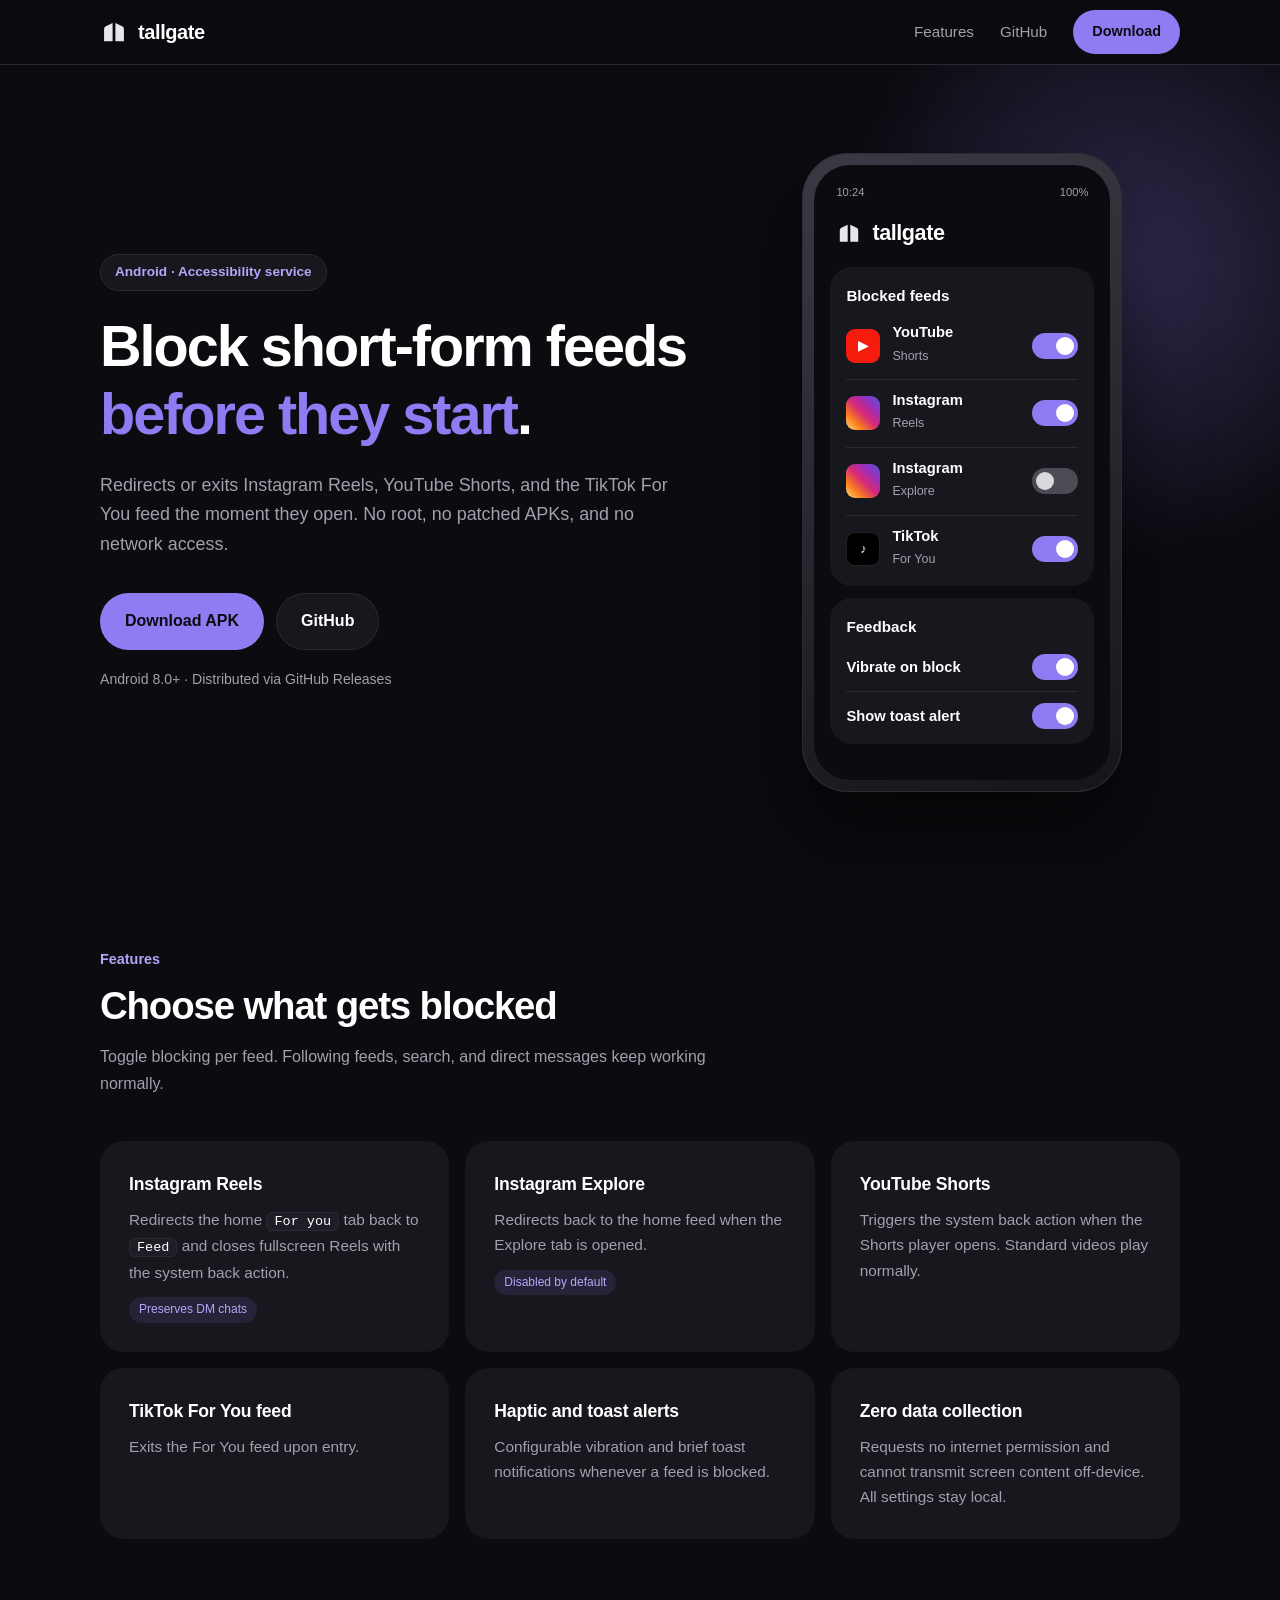
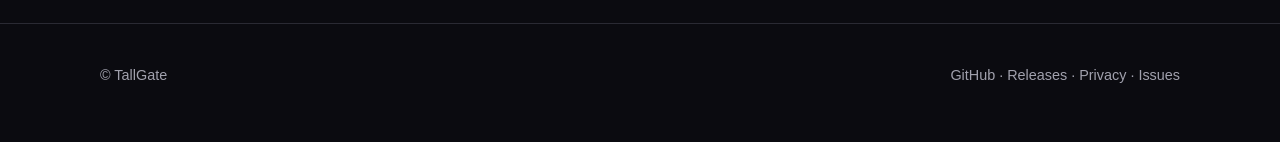
<file: docs/index.html>
<!doctype html>
<html lang="en">
<head>
  <meta charset="utf-8">
  <meta name="viewport" content="width=device-width, initial-scale=1">
  <title>TallGate · Short-Form Video Blocker for Android</title>
  <meta name="description" content="Block Instagram Reels, YouTube Shorts, and the TikTok For You feed on Android with no root, no modified APKs, and no data collection.">
  <meta name="theme-color" content="#0b0b10">
  <meta property="og:title" content="TallGate · Short-Form Video Blocker for Android">
  <meta property="og:description" content="Block Instagram Reels, YouTube Shorts, and the TikTok For You feed on Android.">
  <meta property="og:type" content="website">
  <meta property="og:image" content="https://yoonhyunwoo.github.io/tallgate/assets/icon-512.png">
  <link rel="icon" href="assets/favicon-32.png" type="image/png" sizes="32x32">
  <link rel="icon" href="assets/favicon-192.png" type="image/png" sizes="192x192">
  <link rel="apple-touch-icon" href="assets/apple-touch-icon.png">
  <link rel="stylesheet" href="style.css">
</head>
<body>

<header class="nav">
  <div class="wrap">
    <a class="brand" href="#top"><img src="assets/logo.svg" alt="">tallgate</a>
    <nav class="nav-links">
      <a href="#features">Features</a>
      <a href="https://github.com/yoonhyunwoo/tallgate">GitHub</a>
      <a class="btn btn-primary btn-sm" href="https://github.com/yoonhyunwoo/tallgate/releases/latest/download/TallGate.apk">Download</a>
    </nav>
  </div>
</header>

<main id="top">
  <div class="hero">
    <div class="wrap">
      <div>
        <span class="eyebrow">Android · Accessibility service</span>
        <h1>Block short-form feeds<br><em>before they start</em>.</h1>
        <p class="lead">Redirects or exits Instagram Reels, YouTube Shorts, and the TikTok For You feed the moment they open. No root, no patched APKs, and no network access.</p>
        <div class="cta">
          <a class="btn btn-primary" href="https://github.com/yoonhyunwoo/tallgate/releases/latest/download/TallGate.apk">Download APK</a>
          <a class="btn btn-ghost" href="https://github.com/yoonhyunwoo/tallgate">GitHub</a>
        </div>
        <p class="meta">Android 8.0+ · Distributed via GitHub Releases</p>
      </div>

      <div class="phone" role="group" aria-label="TallGate app preview">
        <div class="screen">
          <div class="status"><span>10:24</span><span>100%</span></div>
          <div class="app-head"><img src="assets/logo.svg" alt="">tallgate</div>
          <div class="panel">
            <h4>Blocked feeds</h4>
            <div class="row">
              <div class="ic yt" aria-hidden="true">▶</div>
              <div class="t"><b>YouTube</b><span>Shorts</span></div>
              <button class="sw" role="switch" aria-checked="true" aria-label="Block YouTube Shorts"></button>
            </div>
            <div class="row">
              <div class="ic ig" aria-hidden="true"></div>
              <div class="t"><b>Instagram</b><span>Reels</span></div>
              <button class="sw" role="switch" aria-checked="true" aria-label="Block Instagram Reels"></button>
            </div>
            <div class="row">
              <div class="ic ig" aria-hidden="true"></div>
              <div class="t"><b>Instagram</b><span>Explore</span></div>
              <button class="sw" role="switch" aria-checked="false" aria-label="Block Instagram Explore"></button>
            </div>
            <div class="row">
              <div class="ic tt" aria-hidden="true">♪</div>
              <div class="t"><b>TikTok</b><span>For You</span></div>
              <button class="sw" role="switch" aria-checked="true" aria-label="Block TikTok For You"></button>
            </div>
          </div>
          <div class="panel">
            <h4>Feedback</h4>
            <div class="row">
              <div class="t"><b>Vibrate on block</b></div>
              <button class="sw" role="switch" aria-checked="true" aria-label="Vibrate on block"></button>
            </div>
            <div class="row">
              <div class="t"><b>Show toast alert</b></div>
              <button class="sw" role="switch" aria-checked="true" aria-label="Show toast alert"></button>
            </div>
          </div>
        </div>
      </div>
    </div>
  </div>

  <section id="features">
    <div class="wrap">
      <div class="sec-head">
        <div class="kicker">Features</div>
        <h2>Choose what gets blocked</h2>
        <p>Toggle blocking per feed. Following feeds, search, and direct messages keep working normally.</p>
      </div>
      <div class="grid">
        <div class="card">
          <h3>Instagram Reels</h3>
          <p>Redirects the home <code>For you</code> tab back to <code>Feed</code> and closes fullscreen Reels with the system back action.</p>
          <span class="tag">Preserves DM chats</span>
        </div>
        <div class="card">
          <h3>Instagram Explore</h3>
          <p>Redirects back to the home feed when the Explore tab is opened.</p>
          <span class="tag">Disabled by default</span>
        </div>
        <div class="card">
          <h3>YouTube Shorts</h3>
          <p>Triggers the system back action when the Shorts player opens. Standard videos play normally.</p>
        </div>
        <div class="card">
          <h3>TikTok For You feed</h3>
          <p>Exits the For You feed upon entry.</p>
        </div>
        <div class="card">
          <h3>Haptic and toast alerts</h3>
          <p>Configurable vibration and brief toast notifications whenever a feed is blocked.</p>
        </div>
        <div class="card">
          <h3>Zero data collection</h3>
          <p>Requests no internet permission and cannot transmit screen content off-device. All settings stay local.</p>
        </div>
      </div>
    </div>
  </section>
</main>

<footer>
  <div class="wrap">
    <span>© TallGate</span>
    <span>
      <a href="https://github.com/yoonhyunwoo/tallgate">GitHub</a> ·
      <a href="https://github.com/yoonhyunwoo/tallgate/releases">Releases</a> ·
      <a href="privacy.html">Privacy</a> ·
      <a href="https://github.com/yoonhyunwoo/tallgate/issues">Issues</a>
    </span>
  </div>
</footer>

<script src="app.js"></script>
</body>
</html>
</file>
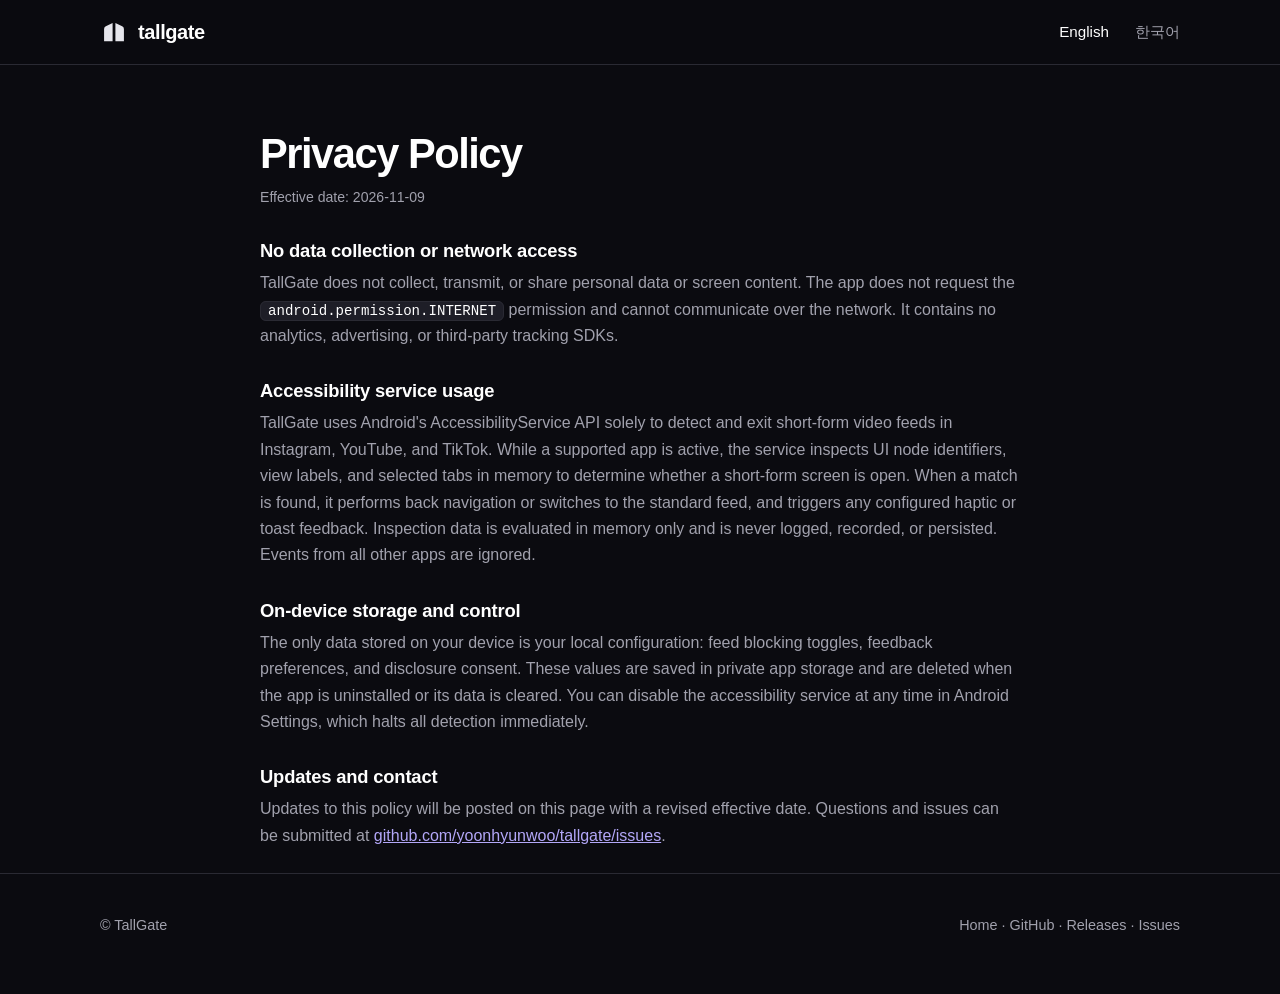
<file: docs/privacy.html>
<!doctype html>
<html lang="en">
<head>
  <meta charset="utf-8">
  <meta name="viewport" content="width=device-width, initial-scale=1">
  <title>Privacy Policy · TallGate</title>
  <meta name="description" content="TallGate privacy policy. No personal data or screen content is collected, stored off-device, or shared. The app has no internet permission.">
  <meta name="theme-color" content="#0b0b10">
  <link rel="alternate" hreflang="en" href="https://yoonhyunwoo.github.io/tallgate/privacy.html">
  <link rel="alternate" hreflang="ko" href="https://yoonhyunwoo.github.io/tallgate/privacy.ko.html">
  <link rel="icon" href="assets/favicon-32.png" type="image/png" sizes="32x32">
  <link rel="icon" href="assets/favicon-192.png" type="image/png" sizes="192x192">
  <link rel="apple-touch-icon" href="assets/apple-touch-icon.png">
  <link rel="stylesheet" href="style.css">
</head>
<body>

<header class="nav">
  <div class="wrap">
    <a class="brand" href="index.html"><img src="assets/logo.svg" alt="">tallgate</a>
    <nav class="nav-links">
      <a href="privacy.html" hreflang="en" lang="en" aria-current="page">English</a>
      <a href="privacy.ko.html" hreflang="ko" lang="ko">한국어</a>
    </nav>
  </div>
</header>

<main>
  <article class="wrap doc">
    <h1>Privacy Policy</h1>
    <p class="meta">Effective date: 2026-11-09</p>

    <h2>No data collection or network access</h2>
    <p>TallGate does not collect, transmit, or share personal data or screen content. The app does not request the <code>android.permission.INTERNET</code> permission and cannot communicate over the network. It contains no analytics, advertising, or third-party tracking SDKs.</p>

    <h2>Accessibility service usage</h2>
    <p>TallGate uses Android's AccessibilityService API solely to detect and exit short-form video feeds in Instagram, YouTube, and TikTok. While a supported app is active, the service inspects UI node identifiers, view labels, and selected tabs in memory to determine whether a short-form screen is open. When a match is found, it performs back navigation or switches to the standard feed, and triggers any configured haptic or toast feedback. Inspection data is evaluated in memory only and is never logged, recorded, or persisted. Events from all other apps are ignored.</p>

    <h2>On-device storage and control</h2>
    <p>The only data stored on your device is your local configuration: feed blocking toggles, feedback preferences, and disclosure consent. These values are saved in private app storage and are deleted when the app is uninstalled or its data is cleared. You can disable the accessibility service at any time in Android Settings, which halts all detection immediately.</p>

    <h2>Updates and contact</h2>
    <p>Updates to this policy will be posted on this page with a revised effective date. Questions and issues can be submitted at <a href="https://github.com/yoonhyunwoo/tallgate/issues">github.com/yoonhyunwoo/tallgate/issues</a>.</p>
  </article>
</main>

<footer>
  <div class="wrap">
    <span>© TallGate</span>
    <span>
      <a href="index.html">Home</a> ·
      <a href="https://github.com/yoonhyunwoo/tallgate">GitHub</a> ·
      <a href="https://github.com/yoonhyunwoo/tallgate/releases">Releases</a> ·
      <a href="https://github.com/yoonhyunwoo/tallgate/issues">Issues</a>
    </span>
  </div>
</footer>

</body>
</html>
</file>
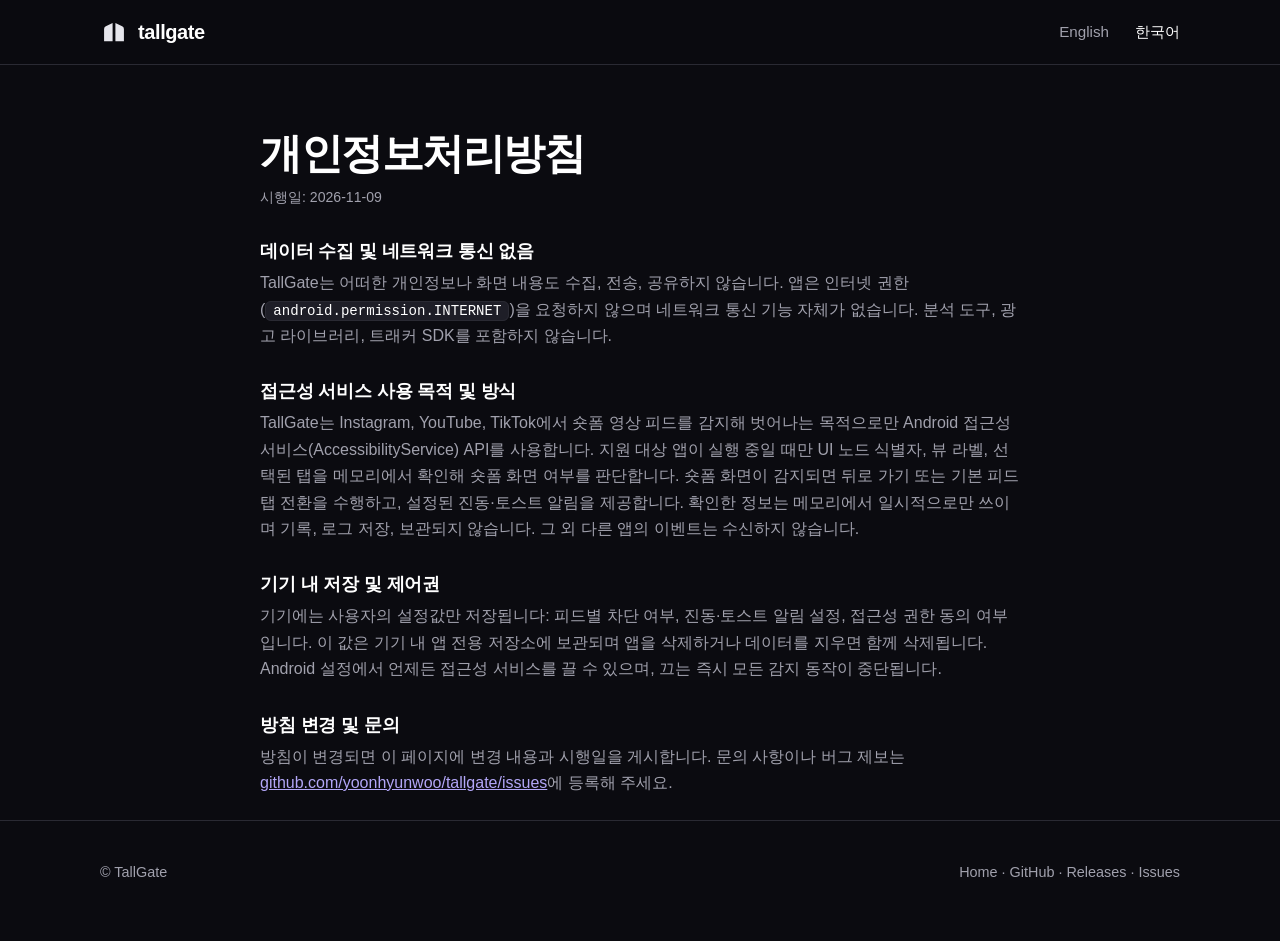
<file: docs/privacy.ko.html>
<!doctype html>
<html lang="ko">
<head>
  <meta charset="utf-8">
  <meta name="viewport" content="width=device-width, initial-scale=1">
  <title>개인정보처리방침 · TallGate</title>
  <meta name="description" content="TallGate 개인정보처리방침. 개인정보와 화면 내용을 수집, 전송, 공유하지 않으며 앱에 인터넷 권한이 없습니다.">
  <meta name="theme-color" content="#0b0b10">
  <link rel="alternate" hreflang="en" href="https://yoonhyunwoo.github.io/tallgate/privacy.html">
  <link rel="alternate" hreflang="ko" href="https://yoonhyunwoo.github.io/tallgate/privacy.ko.html">
  <link rel="icon" href="assets/favicon-32.png" type="image/png" sizes="32x32">
  <link rel="icon" href="assets/favicon-192.png" type="image/png" sizes="192x192">
  <link rel="apple-touch-icon" href="assets/apple-touch-icon.png">
  <link rel="stylesheet" href="style.css">
</head>
<body>

<header class="nav">
  <div class="wrap">
    <a class="brand" href="index.html"><img src="assets/logo.svg" alt="">tallgate</a>
    <nav class="nav-links">
      <a href="privacy.html" hreflang="en" lang="en">English</a>
      <a href="privacy.ko.html" hreflang="ko" lang="ko" aria-current="page">한국어</a>
    </nav>
  </div>
</header>

<main>
  <article class="wrap doc">
    <h1>개인정보처리방침</h1>
    <p class="meta">시행일: 2026-11-09</p>

    <h2>데이터 수집 및 네트워크 통신 없음</h2>
    <p>TallGate는 어떠한 개인정보나 화면 내용도 수집, 전송, 공유하지 않습니다. 앱은 인터넷 권한(<code>android.permission.INTERNET</code>)을 요청하지 않으며 네트워크 통신 기능 자체가 없습니다. 분석 도구, 광고 라이브러리, 트래커 SDK를 포함하지 않습니다.</p>

    <h2>접근성 서비스 사용 목적 및 방식</h2>
    <p>TallGate는 Instagram, YouTube, TikTok에서 숏폼 영상 피드를 감지해 벗어나는 목적으로만 Android 접근성 서비스(AccessibilityService) API를 사용합니다. 지원 대상 앱이 실행 중일 때만 UI 노드 식별자, 뷰 라벨, 선택된 탭을 메모리에서 확인해 숏폼 화면 여부를 판단합니다. 숏폼 화면이 감지되면 뒤로 가기 또는 기본 피드 탭 전환을 수행하고, 설정된 진동·토스트 알림을 제공합니다. 확인한 정보는 메모리에서 일시적으로만 쓰이며 기록, 로그 저장, 보관되지 않습니다. 그 외 다른 앱의 이벤트는 수신하지 않습니다.</p>

    <h2>기기 내 저장 및 제어권</h2>
    <p>기기에는 사용자의 설정값만 저장됩니다: 피드별 차단 여부, 진동·토스트 알림 설정, 접근성 권한 동의 여부입니다. 이 값은 기기 내 앱 전용 저장소에 보관되며 앱을 삭제하거나 데이터를 지우면 함께 삭제됩니다. Android 설정에서 언제든 접근성 서비스를 끌 수 있으며, 끄는 즉시 모든 감지 동작이 중단됩니다.</p>

    <h2>방침 변경 및 문의</h2>
    <p>방침이 변경되면 이 페이지에 변경 내용과 시행일을 게시합니다. 문의 사항이나 버그 제보는 <a href="https://github.com/yoonhyunwoo/tallgate/issues">github.com/yoonhyunwoo/tallgate/issues</a>에 등록해 주세요.</p>
  </article>
</main>

<footer>
  <div class="wrap">
    <span>© TallGate</span>
    <span>
      <a href="index.html">Home</a> ·
      <a href="https://github.com/yoonhyunwoo/tallgate">GitHub</a> ·
      <a href="https://github.com/yoonhyunwoo/tallgate/releases">Releases</a> ·
      <a href="https://github.com/yoonhyunwoo/tallgate/issues">Issues</a>
    </span>
  </div>
</footer>

</body>
</html>
</file>
<file: docs/style.css>
:root {
  --bg: #0b0b10;
  --card: #17171e;
  --card-2: #1e1e27;
  --line: #2a2a33;
  --text: #ffffff;
  --muted: #a1a1ad;
  --accent: #8e7cf3;
  --accent-2: #b3a7f8;
  --warn: #f5c45e;
  --radius: 24px;
}
* { box-sizing: border-box; margin: 0; padding: 0; }
html { scroll-behavior: smooth; }
body {
  background: var(--bg);
  color: var(--text);
  font-family: -apple-system, BlinkMacSystemFont, "Pretendard", "Apple SD Gothic Neo", "Noto Sans KR", "Segoe UI", Roboto, sans-serif;
  line-height: 1.65;
  -webkit-font-smoothing: antialiased;
}
a { color: inherit; text-decoration: none; }
.wrap { width: min(1080px, 100% - 40px); margin-inline: auto; }

/* nav */
.nav { position: sticky; top: 0; z-index: 10; backdrop-filter: blur(14px); background: rgba(11, 11, 16, .8); border-bottom: 1px solid var(--line); }
.nav .wrap { display: flex; align-items: center; justify-content: space-between; height: 64px; }
.brand { display: flex; align-items: center; gap: 10px; font-weight: 800; font-size: 1.25rem; letter-spacing: -.02em; }
.brand img { width: 28px; height: 28px; }
.nav-links { display: flex; align-items: center; gap: 26px; color: var(--muted); font-size: .95rem; }
.nav-links a:hover { color: var(--text); }

/* buttons */
.btn { display: inline-flex; align-items: center; justify-content: center; gap: 8px; padding: 14px 24px; border-radius: 999px; font-weight: 700; font-size: 1rem; border: 1px solid transparent; transition: transform .15s, background .15s; }
.btn:hover { transform: translateY(-1px); }
.btn-primary { background: var(--accent); color: #0b0b10; }
.btn-primary:hover { background: #9d8df6; }
.btn-ghost { border-color: var(--line); color: var(--text); background: var(--card); }
.btn-ghost:hover { background: var(--card-2); }
.btn-sm { padding: 9px 18px; font-size: .9rem; }

/* hero */
.hero { padding: 88px 0 72px; position: relative; overflow: hidden; }
.hero::before { content: ""; position: absolute; width: 640px; height: 640px; right: -160px; top: -120px; background: radial-gradient(circle, rgba(142,124,243,.28), transparent 65%); pointer-events: none; }
.hero .wrap { display: grid; grid-template-columns: 1.15fr .85fr; gap: 56px; align-items: center; position: relative; }
.eyebrow { display: inline-block; padding: 6px 14px; border: 1px solid var(--line); border-radius: 999px; color: var(--accent-2); font-size: .85rem; font-weight: 600; background: var(--card); margin-bottom: 22px; }
h1 { font-size: clamp(2.2rem, 5vw, 3.6rem); line-height: 1.18; letter-spacing: -.035em; font-weight: 800; }
h1 em { font-style: normal; color: var(--accent); }
.lead { margin-top: 22px; color: var(--muted); font-size: 1.12rem; max-width: 34em; }
.cta { margin-top: 34px; display: flex; flex-wrap: wrap; gap: 12px; }
.meta { margin-top: 18px; color: var(--muted); font-size: .88rem; }

/* phone mock */
.phone { width: min(320px, 100%); margin-inline: auto; padding: 12px; border-radius: 46px; background: linear-gradient(160deg, #3a3a44, #15151b); box-shadow: 0 40px 80px rgba(0,0,0,.55), 0 0 0 1px #2c2c36 inset; }
.screen { background: var(--bg); border-radius: 36px; padding: 18px 16px 24px; }
.status { display: flex; justify-content: space-between; font-size: .7rem; color: var(--muted); padding: 0 6px 14px; }
.app-head { display: flex; align-items: center; gap: 10px; padding: 0 6px 16px; font-weight: 800; font-size: 1.35rem; letter-spacing: -.02em; }
.app-head img { width: 26px; height: 26px; }
.panel { background: var(--card); border-radius: 22px; padding: 16px 16px 4px; margin-bottom: 12px; }
.panel h4 { font-size: .95rem; margin-bottom: 4px; }
.row { display: flex; align-items: center; gap: 12px; padding: 11px 0; border-top: 1px solid var(--line); }
.row:first-of-type { border-top: 0; }
.row .ic { width: 34px; height: 34px; border-radius: 9px; flex: none; display: grid; place-items: center; font-weight: 800; font-size: .8rem; }
.ic.yt { background: #f61c0d; }
.ic.ig { background: linear-gradient(45deg, #feda75, #fa7e1e 25%, #d62976 50%, #962fbf 75%, #4f5bd5); }
.ic.tt { background: #000; border: 1px solid #222; }
.row .t { flex: 1; min-width: 0; }
.row .t b { display: block; font-size: .92rem; line-height: 1.25; }
.row .t span { color: var(--muted); font-size: .78rem; }
.sw { width: 46px; height: 26px; border-radius: 999px; background: #4b4b53; position: relative; flex: none; cursor: pointer; border: 0; transition: background .2s; }
.sw::after { content: ""; position: absolute; top: 4px; left: 4px; width: 18px; height: 18px; border-radius: 50%; background: #d9d9df; transition: transform .2s, background .2s; }
.sw[aria-checked="true"] { background: var(--accent); }
.sw[aria-checked="true"]::after { transform: translateX(20px); background: #fff; }
.sw:focus-visible { outline: 2px solid var(--accent-2); outline-offset: 3px; }

/* sections */
section { padding: 84px 0; }
.sec-head { max-width: 640px; margin-bottom: 44px; }
.sec-head .kicker { color: var(--accent-2); font-weight: 700; font-size: .9rem; margin-bottom: 10px; }
h2 { font-size: clamp(1.7rem, 3.4vw, 2.4rem); letter-spacing: -.03em; line-height: 1.25; font-weight: 800; }
.sec-head p { margin-top: 14px; color: var(--muted); }

.grid { display: grid; gap: 16px; grid-template-columns: repeat(3, 1fr); }
.card { background: var(--card); border-radius: var(--radius); padding: 28px; border: 1px solid transparent; }
.card:hover { border-color: var(--line); }
.card h3 { font-size: 1.1rem; margin-bottom: 8px; letter-spacing: -.01em; }
.card p { color: var(--muted); font-size: .96rem; }
.card .tag { display: inline-block; margin-top: 12px; font-size: .75rem; color: var(--accent-2); background: rgba(142,124,243,.12); padding: 3px 10px; border-radius: 999px; }

code { background: var(--card-2); border: 1px solid var(--line); padding: 1px 7px; border-radius: 6px; font-size: .88em; color: var(--text); font-family: ui-monospace, SFMono-Regular, Menlo, monospace; }

footer { border-top: 1px solid var(--line); padding: 40px 0 56px; color: var(--muted); font-size: .9rem; }
footer .wrap { display: flex; flex-wrap: wrap; justify-content: space-between; gap: 16px; }
footer a:hover { color: var(--text); }

/* document pages (privacy) */
.doc { padding: 64px 0 24px; max-width: 760px; }
.doc h1 { font-size: clamp(1.8rem, 4vw, 2.6rem); margin-bottom: 8px; }
.doc h2 { font-size: 1.15rem; margin: 30px 0 8px; letter-spacing: -.01em; }
.doc p { color: var(--muted); }
.doc a { color: var(--accent-2); text-decoration: underline; }
.doc .meta { margin: 0 0 8px; }
.nav-links a[aria-current="page"] { color: var(--text); }

@media (max-width: 860px) {
  .hero { padding-top: 56px; }
  .hero .wrap { grid-template-columns: 1fr; }
  .grid { grid-template-columns: 1fr; }
  .nav-links a:not(.btn) { display: none; }
  section { padding: 60px 0; }
}
@media (prefers-reduced-motion: reduce) { * { transition: none !important; scroll-behavior: auto !important; } }
</file>
